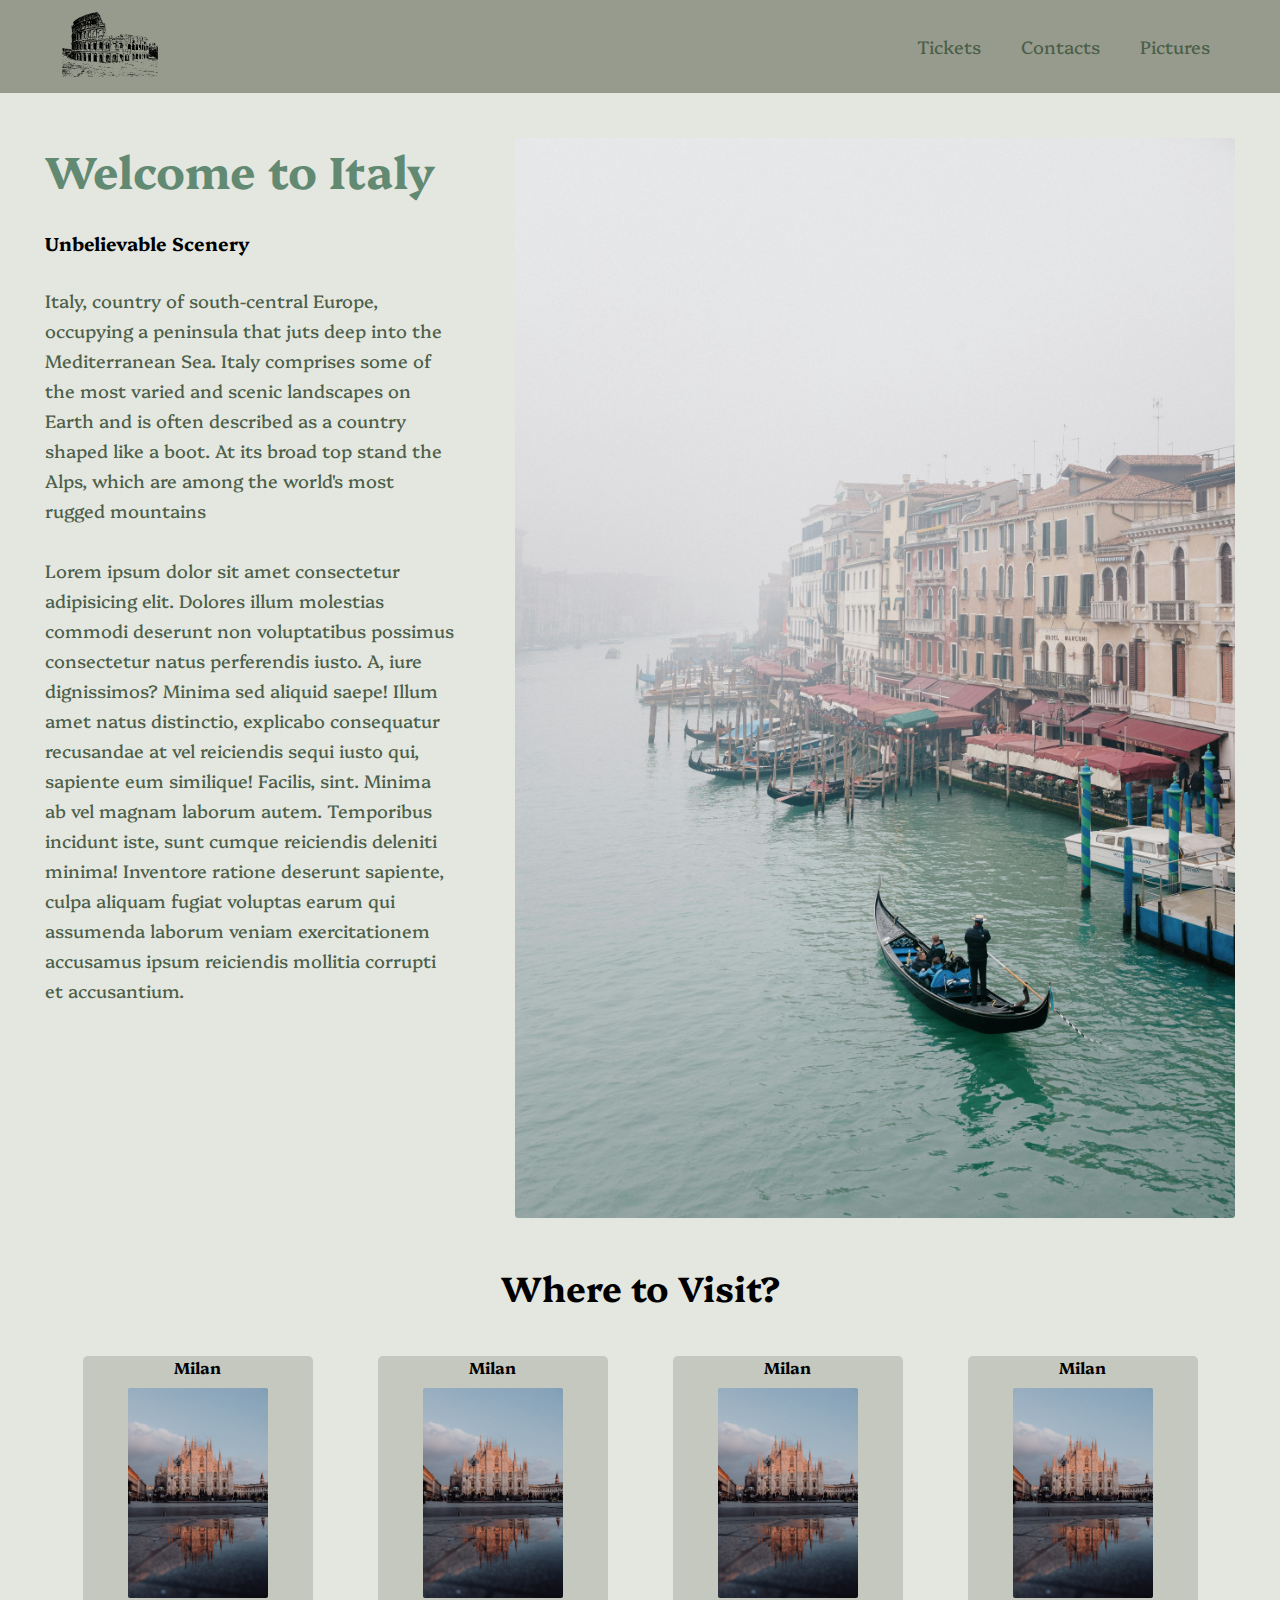
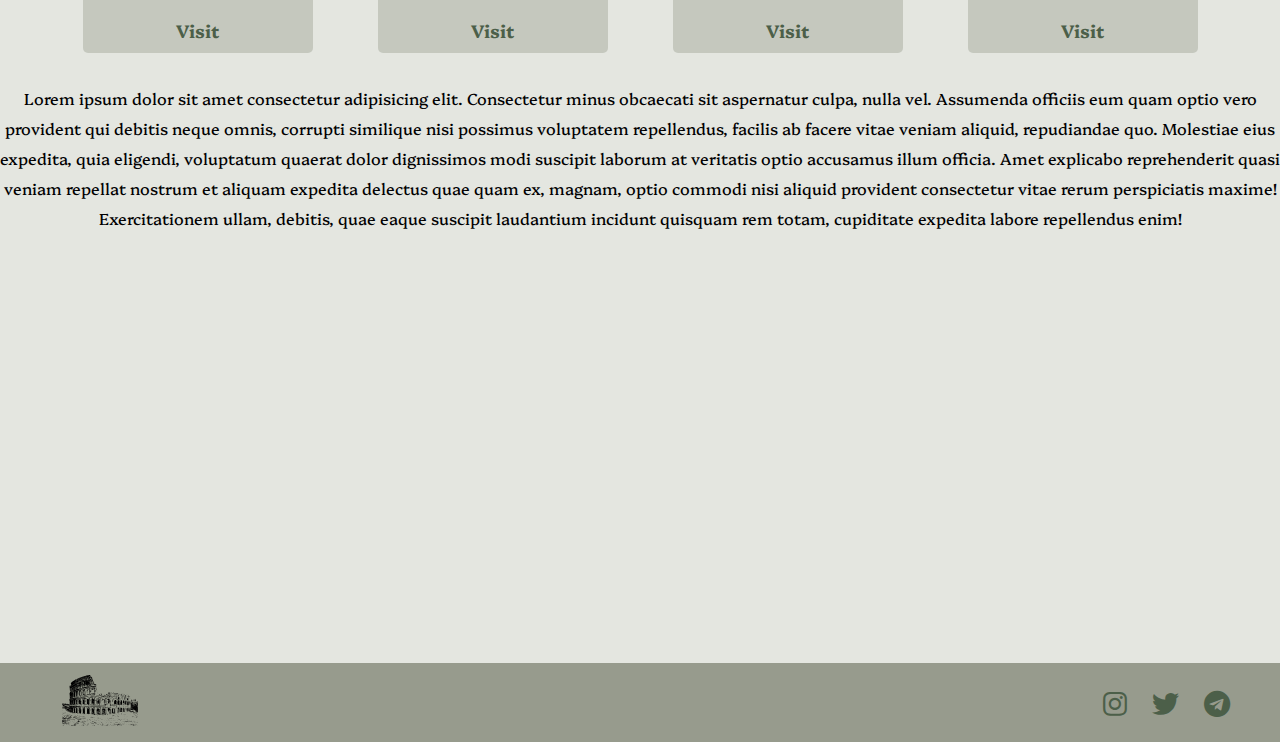
<file: index.html>
<!DOCTYPE html>
<html lang="en">
  <head>
    <meta charset="UTF-8" />
    <meta name="viewport" content="width=device-width, initial-scale=1.0" />
    <link rel="stylesheet" href="./css/all.css" />
    <link rel="stylesheet" href="./css/style.css" />
    <title>Italy</title>
  </head>
  <body>
    <header>
      <nav class="nav">
        <div class="container nav__options">
          <a href="#"
            ><img src="./pics/1296587.svg" alt="#" class="nav__logo"
          /></a>
          <ul class="nav__list">
            <li class="nav__item"><a href="#" class="nav__link">Tickets</a></li>
            <li class="nav__item">
              <a href="#" class="nav__link">Contacts</a>
            </li>
            <li class="nav__item">
              <a href="#" class="nav__link">Pictures</a>
            </li>
          </ul>
        </div>
      </nav>
      <div class="desc container">
        <div class="header__text">
          <h1 class="header__heading">Welcome to Italy</h1>
          <h3 class="header__sup-heading">Unbelievable Scenery</h3>
          <p class="header__desc">
            Italy, country of south-central Europe, occupying a peninsula that
            juts deep into the Mediterranean Sea. Italy comprises some of the
            most varied and scenic landscapes on Earth and is often described as
            a country shaped like a boot. At its broad top stand the Alps, which
            are among the world's most rugged mountains
          </p>
          <p class="header__desc">
            Lorem ipsum dolor sit amet consectetur adipisicing elit. Dolores
            illum molestias commodi deserunt non voluptatibus possimus
            consectetur natus perferendis iusto. A, iure dignissimos? Minima sed
            aliquid saepe! Illum amet natus distinctio, explicabo consequatur
            recusandae at vel reiciendis sequi iusto qui, sapiente eum
            similique! Facilis, sint. Minima ab vel magnam laborum autem.
            Temporibus incidunt iste, sunt cumque reiciendis deleniti minima!
            Inventore ratione deserunt sapiente, culpa aliquam fugiat voluptas
            earum qui assumenda laborum veniam exercitationem accusamus ipsum
            reiciendis mollitia corrupti et accusantium.
          </p>
        </div>
        <img
          src="./pics/pexels-simon-migaj-20503046.jpg"
          alt="#"
          class="header__pic"
        />
      </div>
    </header>
    <main class="container">
      <h3 class="main__heading">Where to Visit?</h3>
      <div class="main__options">
        <div class="main__box">
          <h4 class="main__box-heading">Milan</h4>
          <img
            src="./pics/fernando-meloni-x9Qixy7lbzo-unsplash.jpg"
            alt="#"
            class="main__box-pic"
          />
          <a href="#" class="main__box-link">Visit</a>
        </div>
        <div class="main__box">
          <h4 class="main__box-heading">Milan</h4>
          <img
            src="./pics/fernando-meloni-x9Qixy7lbzo-unsplash.jpg"
            alt="#"
            class="main__box-pic"
          />
          <a href="#" class="main__box-link">Visit</a>
        </div>
        <div class="main__box">
          <h4 class="main__box-heading">Milan</h4>
          <img
            src="./pics/fernando-meloni-x9Qixy7lbzo-unsplash.jpg"
            alt="#"
            class="main__box-pic"
          />
          <a href="#" class="main__box-link">Visit</a>
        </div>
        <div class="main__box">
          <h4 class="main__box-heading">Milan</h4>
          <img
            src="./pics/fernando-meloni-x9Qixy7lbzo-unsplash.jpg"
            alt="#"
            class="main__box-pic"
          />
          <a href="#" class="main__box-link">Visit</a>
        </div>
      </div>
    </main>
    <div class="hero">
      <p class="hero__text">
        Lorem ipsum dolor sit amet consectetur adipisicing elit. Consectetur
        minus obcaecati sit aspernatur culpa, nulla vel. Assumenda officiis eum
        quam optio vero provident qui debitis neque omnis, corrupti similique
        nisi possimus voluptatem repellendus, facilis ab facere vitae veniam
        aliquid, repudiandae quo. Molestiae eius expedita, quia eligendi,
        voluptatum quaerat dolor dignissimos modi suscipit laborum at veritatis
        optio accusamus illum officia. Amet explicabo reprehenderit quasi veniam
        repellat nostrum et aliquam expedita delectus quae quam ex, magnam,
        optio commodi nisi aliquid provident consectetur vitae rerum
        perspiciatis maxime! Exercitationem ullam, debitis, quae eaque suscipit
        laudantium incidunt quisquam rem totam, cupiditate expedita labore
        repellendus enim!
      </p>
      <div class="hero__video">
        <iframe
          width="640"
          height="360"
          src="https://www.youtube.com/embed/2b2gJu-g3qE"
          title="Italy 4K - Scenic Relaxation Film With Calming Music"
          frameborder="0"
          allow="accelerometer; autoplay; clipboard-write; encrypted-media; gyroscope; picture-in-picture; web-share"
          referrerpolicy="strict-origin-when-cross-origin"
          allowfullscreen
        ></iframe>
      </div>
    </div>
    <footer>
      <div class="container footer__info">
        <a href="#" class="footer__logo"
          ><img src="./pics/1296587.svg" alt="#" class="footer__pic"
        /></a>
        <ul class="footer__list">
          <li class="footer__item"><a href="#" class="footer__link"><i class="fab fa-instagram"></i></a></li>
          <li class="footer__item"><a href="#" class="footer__link"><i class="fab fa-twitter"></i></a></li>
          <li class="footer__item"><a href="#" class="footer__link"><i class="fab fa-telegram"></i></a></li>
        </ul>
      </div>
    </footer>
  </body>
</html>
</file>
<file: css/style.css>
@import url(./font.css);

* {
  padding: 0;
  margin: 0;
  box-sizing: border-box;
}
body {
  font-family: "Platypi";
  font-weight: 400;
  background: #e4e6e0;
}
a {
  text-decoration: none;
}
ul {
  list-style: none;
}
.container {
  max-width: 1200px;
  width: 100%;
  padding: 0 10px;
  margin: 0 auto;
}

.nav {
  background: #979b8d;
}
.nav__logo {
  width: 120px;
  height: auto;
  padding: 12px;
}
.nav__link {
  color: #4c5f49;
  display: flex;
  font-size: 18px;
  font-size: 18px;
  transition: 200ms;
  padding-inline: 20px;
  height: 100%;
  align-items: center;
}
.nav__link:hover {
  justify-content: space-between;
  background: #000;
  color: #e4e6e0;
}
.nav__item {
  height: 100%;
  display: flex;
  align-items: center;
}

.nav__options {
  display: flex;
  flex-direction: row;
  justify-content: space-between;
}
.nav__list {
  display: flex;
  flex-direction: row;
  align-items: center;
}
.header__pic {
  width: 720px;
  height: auto;
  border-radius: 3px;
}
.desc {
  display: flex;
  gap: 60px;
  padding: 45px 5px;
}
.header__heading {
  font-size: 45px;
  color: #628972;
}
.header__text {
  display: flex;
  gap: 30px;
  flex-direction: column;
}
.header__desc {
  font-size: 18px;
  line-height: 30px;
  color: #4c5f49;
}
.main__box-pic {
  width: 140px;
  height: auto;
  border-radius: 2px;
}
.main__box {
  display: flex;
  flex-direction: column;
  gap: 10px;
  align-items: center;
  width: 230px;
  background: rgba(151, 155, 141, 0.4);
  border-radius: 5px;
}
.main__options {
  display: flex;
  flex-direction: row;
  justify-content: space-around;
}
.main__heading {
  font-size: 35px;
  text-align: center;
  margin-bottom: 45px;
  font-size: 500;
}
.main__box-link {
  color: #4c5f49;
  padding: 10px;
  font-family: "Platypi";
  font-size: 18px;
  font-weight: 700;
  transition: 700ms;
}
.main__box-link:hover {
  color: #e4e6e0;
}
.hero {
  max-width: 1450px;
  width: 100%;
  margin: auto;
}
.hero__text {
  font-size: 16px;
  font-family: "Platypi";
  font-weight: 100;
  line-height: 30px;
  text-align: center;
margin: 30px 0;
}
.hero__video {
  width: 100%;
  display: flex;
  justify-content: center;
margin-bottom: 40px;
}
.footer__pic {
  width: 100px;
  height: auto;
  padding: 12px;
}
.footer__list {
  display: flex;
  flex-direction: row;
  gap: 25px;
}
footer {
  background: #979b8d;
}
.footer__info {
  display: flex;
  justify-content: space-between;
}
.footer__item {
  display: flex;
align-items: center;
font-size: 27px;
}
.footer__link {
  color: #4c5f49;
}
</file>
